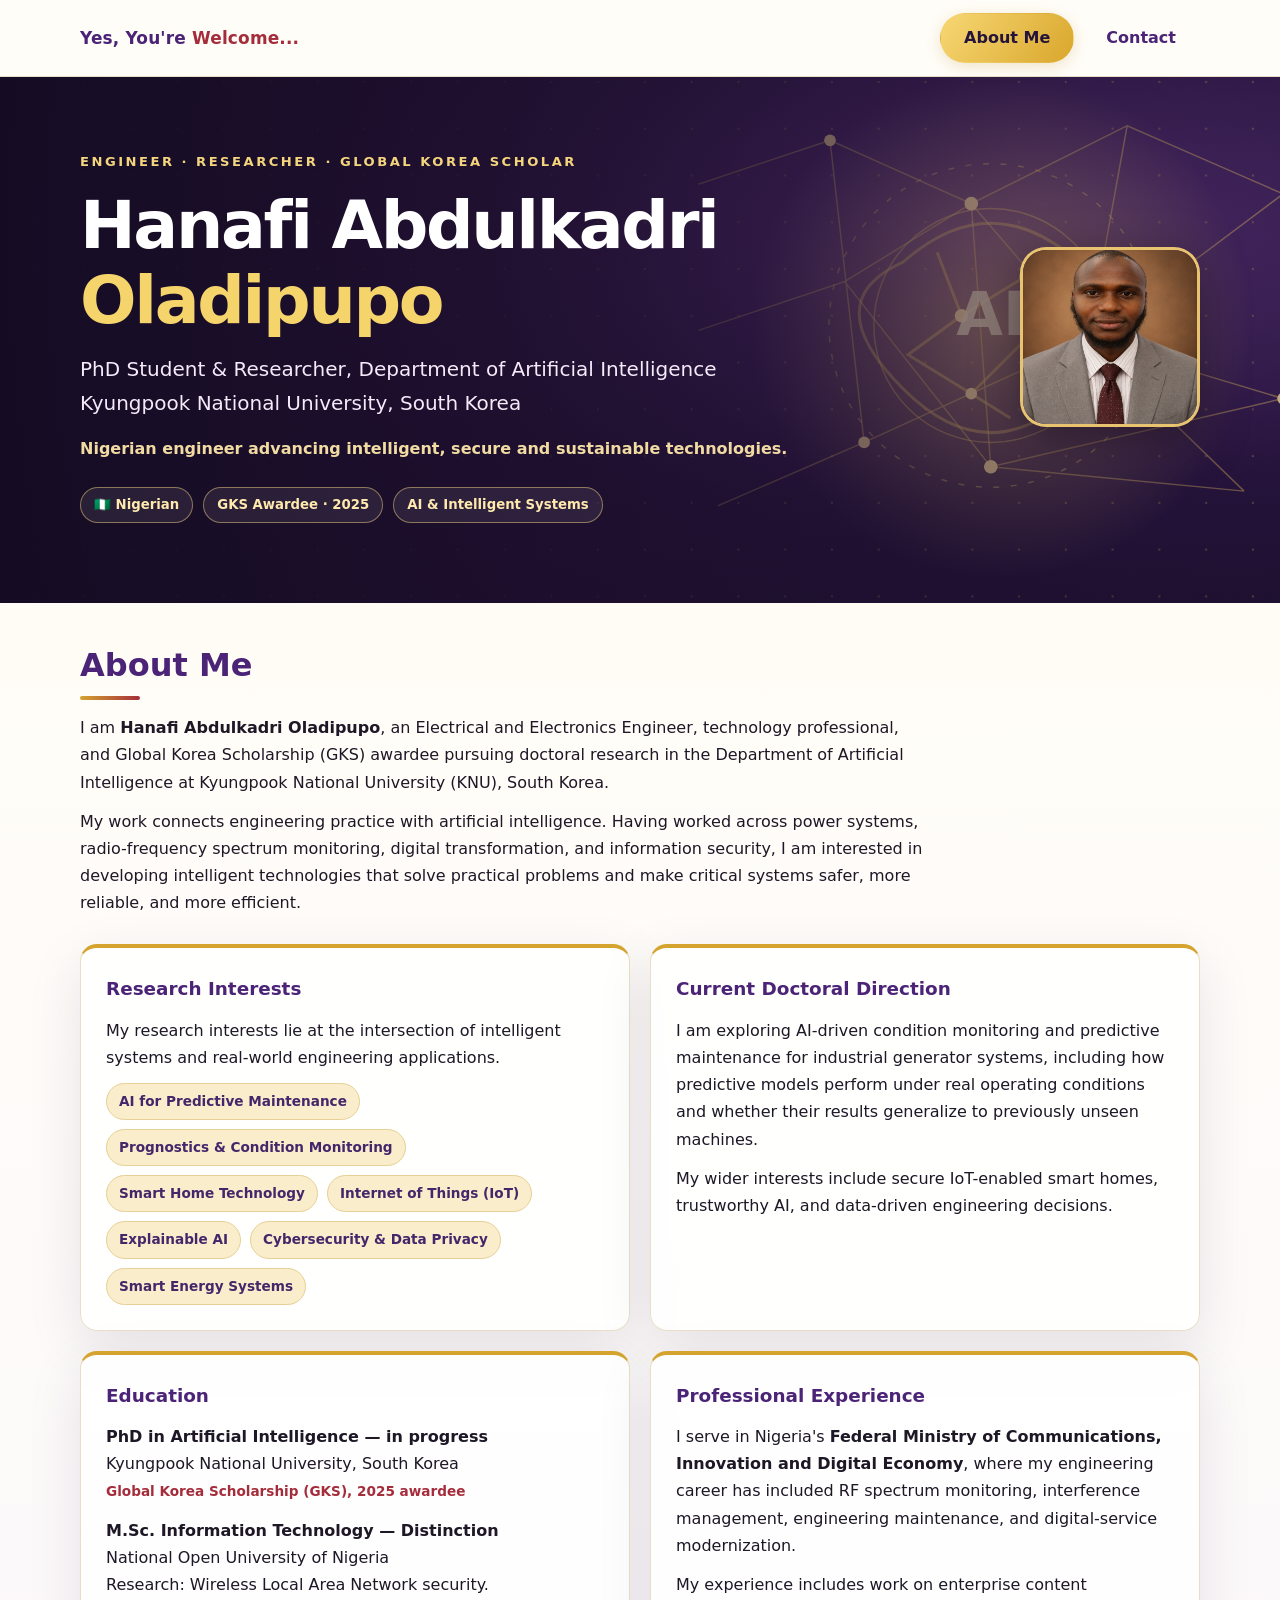
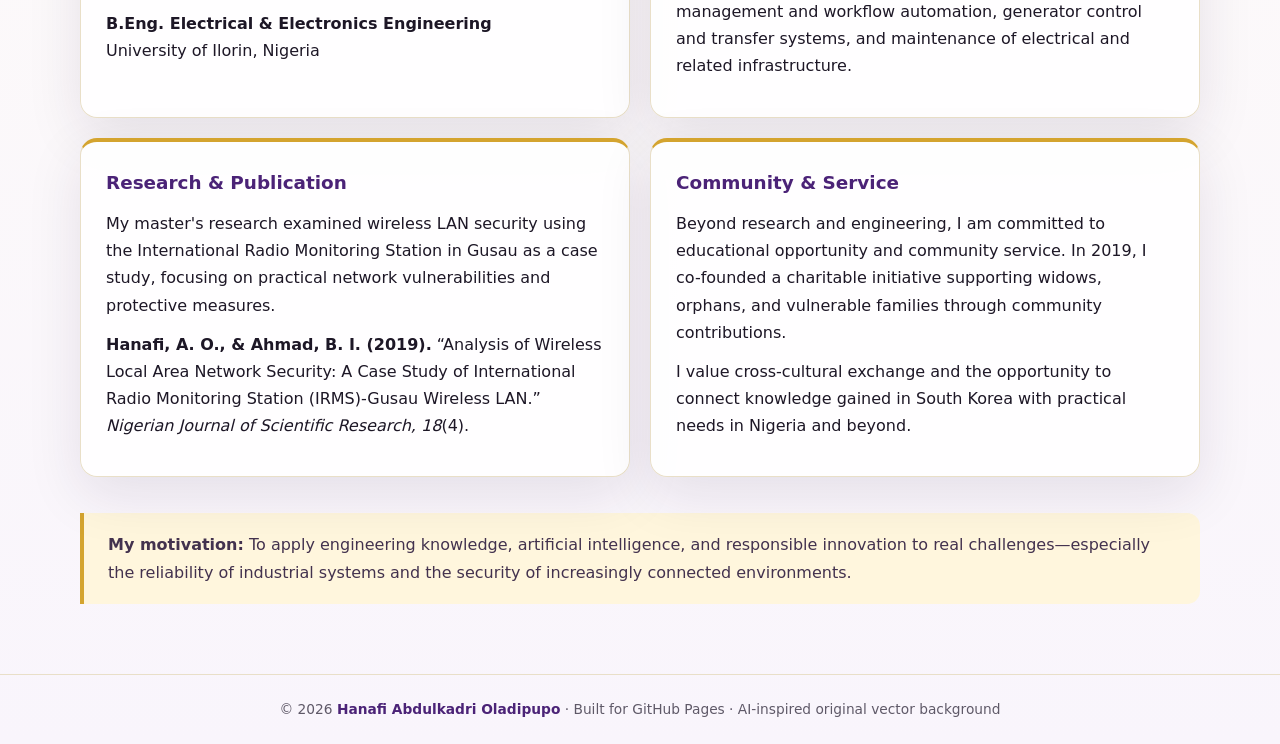
<file: index.html>
<!DOCTYPE html>
<html lang="en">
<head>
<meta charset="UTF-8">
<meta name="viewport" content="width=device-width, initial-scale=1">
<meta name="theme-color" content="#24143b">
<meta name="description" content="Hanafi Abdulkadri Oladipupo — A PhD researcher in Artificial Intelligence at Kyungpook National University, South Korea.">
<title>Hanafi Abdulkadri Oladipupo | AI Researcher & GKS Scholar</title>
<meta name="robots" content="index, follow, max-image-preview:large">
<meta name="referrer" content="strict-origin-when-cross-origin">
<link rel="canonical" href="https://hanafi2026.github.io/">
<meta property="og:type" content="profile">
<meta property="og:site_name" content="Hanafi Abdulkadri Oladipupo">
<meta property="og:title" content="Hanafi Abdulkadri Oladipupo | AI Researcher &amp; GKS Scholar">
<meta property="og:description" content="Nigerian GKS Scholar and PhD researcher in Artificial Intelligence at Kyungpook National University, South Korea.">
<meta property="og:url" content="https://hanafi2026.github.io/">
<meta property="og:image" content="https://hanafi2026.github.io/photo.png">
<meta name="twitter:card" content="summary">
<script type="application/ld+json">{"@context":"https://schema.org","@type":"Person","@id":"https://hanafi2026.github.io/#person","name":"Hanafi Abdulkadri Oladipupo","alternateName":["Abdulkadri Hanafi Oladipupo","Abdulkadri O. Hanafi"],"url":"https://hanafi2026.github.io/","image":"https://hanafi2026.github.io/photo.png","description":"Nigerian GKS scholar and PhD researcher in Artificial Intelligence at Kyungpook National University, South Korea.","nationality":{"@type":"Country","name":"Nigeria"},"affiliation":{"@type":"CollegeOrUniversity","name":"Kyungpook National University","url":"https://www.knu.ac.kr/"},"knowsAbout":["Artificial Intelligence","Predictive Maintenance","Prognostics","Internet of Things","Cybersecurity","Explainable AI"],"sameAs":["https://www.linkedin.com/in/abdulkadri-hanafi-283636173","https://github.com/hanafi2026"]}</script>
<style>
:root{--gold:#d4a42f;--gold-light:#fff0ba;--violet:#4b2377;--ink:#1d1726;--red:#a52d3b;--muted:#5f5968;--paper:#fffdf8;--line:#e9dfc8;--shadow:0 18px 55px rgba(36,20,59,.10)}
*{box-sizing:border-box}html{scroll-behavior:smooth}body{margin:0;background:linear-gradient(180deg,#fff9e9,#fffdf8 32%,#f9f5fc);color:var(--ink);font:16px/1.7 system-ui,-apple-system,"Segoe UI",sans-serif}a{color:var(--violet)}a:focus-visible,button:focus-visible{outline:3px solid var(--gold);outline-offset:4px}.wrap{width:min(1120px,calc(100% - 40px));margin:auto}.topbar{position:sticky;top:0;z-index:20;background:rgba(255,253,248,.96);backdrop-filter:blur(14px);border-bottom:1px solid var(--line)}.nav{display:flex;align-items:center;justify-content:space-between;gap:18px;min-height:76px}.brand{font-size:1.06rem;font-weight:850;letter-spacing:.01em;color:var(--violet);text-decoration:none}.brand span{color:var(--red)}.tabs{display:flex;gap:8px}.tab{font:inherit;font-weight:750;cursor:pointer;border:1px solid transparent;border-radius:999px;padding:10px 23px;color:var(--violet);background:transparent}.tab[aria-selected="true"]{color:#24143b;background:linear-gradient(125deg,#f7d774,#d9a72c);box-shadow:0 4px 15px rgba(181,126,18,.2)}
.hero{position:relative;overflow:hidden;min-height:490px;display:flex;align-items:center;background:radial-gradient(ellipse at 75% 30%,#5b337b 0%,#27143e 52%,#160e25 100%);color:#fff}.hero-art{position:absolute;inset:0;width:100%;height:100%;opacity:.85;pointer-events:none}.hero:after{content:"";position:absolute;inset:0;background:linear-gradient(90deg,rgba(21,12,35,.95) 0%,rgba(28,14,43,.85) 40%,rgba(25,13,40,.15) 100%)}.hero-inner{position:relative;z-index:1;padding:74px 0 80px;display:grid;grid-template-columns:1fr 180px;align-items:center;gap:38px}.eyebrow{font-size:.82rem;text-transform:uppercase;letter-spacing:.19em;color:#f4d57d;font-weight:800}.hero h1{font-size:clamp(2.2rem,5.2vw,4.5rem);line-height:1.12;letter-spacing:-.035em;margin:15px 0}.hero h1 em{font-style:normal;color:#f5d46c}.hero .lead{font-size:clamp(1.05rem,2vw,1.25rem);max-width:730px;color:#f5eaf9;margin:0}.hero .sublead{color:#f1dba3;font-weight:650;margin-top:15px}.portrait{width:180px;height:180px;border-radius:26px;border:3px solid rgba(250,213,115,.9);object-fit:cover;box-shadow:0 12px 45px #10071b88;background:#432661}.portrait-fallback{display:none;align-items:center;justify-content:center;font-size:3rem;font-weight:800;color:#f7d777}.badges{display:flex;gap:10px;flex-wrap:wrap;margin-top:24px}.badge{border:1px solid #eecf7e80;border-radius:999px;background:#ffffff14;padding:6px 13px;font-size:.83rem;font-weight:700;color:#ffe9ae}
main{padding:42px 0 70px}.panel[hidden]{display:none!important}.intro{max-width:850px;margin-bottom:28px}.section-title{color:var(--violet);font-size:clamp(1.5rem,3vw,2rem);line-height:1.25;margin:0 0 14px}.section-title:after{content:"";display:block;width:60px;height:4px;background:linear-gradient(90deg,var(--gold),var(--red));margin-top:11px;border-radius:4px}.intro p,.card p{margin:0 0 12px}.cards{display:grid;grid-template-columns:repeat(2,minmax(0,1fr));gap:20px;margin:25px 0 36px}.card{background:rgba(255,255,255,.92);border:1px solid var(--line);border-top:4px solid var(--gold);border-radius:17px;padding:25px;box-shadow:var(--shadow)}.card h3{margin:0 0 12px;color:var(--violet);font-size:1.15rem}.card .meta{font-size:.85rem;font-weight:750;color:var(--red)}.card ul{padding-left:20px;margin:8px 0 0}.card li{margin:7px 0}.full{grid-column:1/-1}.chip-row{display:flex;gap:9px;flex-wrap:wrap}.chip{background:#f9edcc;color:#44276a;border:1px solid #e7d095;border-radius:999px;padding:6px 12px;font-size:.85rem;font-weight:650}.quote{border-left:4px solid var(--gold);padding:18px 24px;background:#fff6dd;border-radius:0 13px 13px 0;color:#43324e}.contact-grid{display:grid;grid-template-columns:1.1fr .9fr;gap:22px;margin-top:24px}.contact-link{display:block;padding:16px 18px;border:1px solid var(--line);border-radius:12px;background:#fffdf9;text-decoration:none;margin:12px 0;overflow-wrap:anywhere}.contact-link strong{display:block;color:var(--violet)}.contact-link span{color:var(--muted);font-size:.93rem}.contact-link:hover{border-color:var(--gold);background:#fff8e7}.small-note{font-size:.9rem;color:var(--muted)}footer{border-top:1px solid var(--line);padding:23px 0;text-align:center;color:var(--muted);font-size:.86rem}footer strong{color:var(--violet)}
@media(max-width:740px){.nav{min-height:70px}.brand{font-size:.9rem}.tab{padding:8px 13px;font-size:.9rem}.hero-inner{grid-template-columns:1fr;padding:55px 0 62px}.portrait{grid-row:1;width:124px;height:124px}.hero:after{background:linear-gradient(90deg,rgba(21,12,35,.94),rgba(25,13,40,.64))}.cards,.contact-grid{grid-template-columns:1fr}.full{grid-column:auto}.card{padding:20px}.hero{min-height:0}}@media(prefers-reduced-motion:reduce){html{scroll-behavior:auto}}
</style>
</head>
<body>
<header class="topbar"><nav class="nav wrap" aria-label="Main navigation"><a class="brand" href="#about">Yes, You're <span>Welcome...</span></a><div class="tabs" role="tablist" aria-label="Website sections"><button id="tab-about" class="tab" type="button" role="tab" aria-controls="about" aria-selected="true">About Me</button><button id="tab-contact" class="tab" type="button" role="tab" aria-controls="contact" aria-selected="false" tabindex="-1">Contact</button></div></nav></header>
<section class="hero" aria-label="Introduction">
<svg class="hero-art" viewBox="0 0 1440 540" preserveAspectRatio="xMidYMid slice" aria-hidden="true" xmlns="http://www.w3.org/2000/svg"><defs><radialGradient id="glow"><stop stop-color="#f9d26b" stop-opacity=".55"/><stop offset="1" stop-color="#f9d26b" stop-opacity="0"/></radialGradient><pattern id="dots" width="48" height="48" patternUnits="userSpaceOnUse"><circle cx="5" cy="5" r="1.2" fill="#e9bb58" opacity=".35"/></pattern></defs><rect width="1440" height="540" fill="url(#dots)"/><circle cx="1090" cy="255" r="260" fill="url(#glow)"/><g stroke="#f2c966" stroke-opacity=".5" fill="none" stroke-width="1.5"><path d="M780 110L915 65 1060 130 1220 50 1380 120M780 260L930 210 1060 130 1180 270 1380 120M800 440L950 375 1180 270 1340 425M915 65L950 375M1060 130L1080 400 1340 425M1220 50L1180 270 1380 330M930 210L1080 400 1380 330"/><circle cx="1080" cy="255" r="166" stroke-dasharray="6 12"/><circle cx="1080" cy="255" r="120"/><path d="M990 190Q1080 110 1170 190T1170 320Q1080 410 990 320T990 190Z" stroke-width="3"/><path d="M1025 180L1050 245 995 285 1060 325 1120 265 1170 290M1050 245L1115 205 1170 230M1060 325L1100 350" stroke-width="3"/></g><g fill="#ffe29a"><circle cx="915" cy="65" r="6"/><circle cx="1060" cy="130" r="7"/><circle cx="1180" cy="270" r="8"/><circle cx="950" cy="375" r="6"/><circle cx="1080" cy="400" r="7"/><circle cx="1380" cy="330" r="6"/><circle cx="1050" cy="245" r="7"/><circle cx="1115" cy="205" r="6"/><circle cx="1060" cy="325" r="6"/></g><text x="1080" y="265" text-anchor="middle" font-family="system-ui,sans-serif" font-size="62" font-weight="800" fill="#fff1bf" opacity=".8">AI</text></svg>
<div class="wrap hero-inner"><div><div class="eyebrow">Engineer · Researcher · Global Korea Scholar</div><h1>Hanafi Abdulkadri <em>Oladipupo</em></h1><p class="lead">PhD Student &amp; Researcher, Department of Artificial Intelligence<br>Kyungpook National University, South Korea</p><p class="sublead">Nigerian engineer advancing intelligent, secure and sustainable technologies.</p><div class="badges"><span class="badge">🇳🇬 Nigerian</span><span class="badge">GKS Awardee · 2025</span><span class="badge">AI &amp; Intelligent Systems</span></div></div><img class="portrait" src="photo.png" alt="Portrait of Hanafi Abdulkadri Oladipupo" onerror="this.style.display='none';this.nextElementSibling.style.display='flex'"><div class="portrait portrait-fallback" aria-label="Portrait placeholder">HA</div></div></section>
<main class="wrap">
<section id="about" class="panel" role="tabpanel" aria-labelledby="tab-about" tabindex="0">
<div class="intro"><h2 class="section-title">About Me</h2><p>I am <strong>Hanafi Abdulkadri Oladipupo</strong>, an Electrical and Electronics Engineer, technology professional, and Global Korea Scholarship (GKS) awardee pursuing doctoral research in the Department of Artificial Intelligence at Kyungpook National University (KNU), South Korea.</p><p>My work connects engineering practice with artificial intelligence. Having worked across power systems, radio-frequency spectrum monitoring, digital transformation, and information security, I am interested in developing intelligent technologies that solve practical problems and make critical systems safer, more reliable, and more efficient.</p></div>
<div class="cards">
<article class="card"><h3>Research Interests</h3><p>My research interests lie at the intersection of intelligent systems and real-world engineering applications.</p><div class="chip-row"><span class="chip">AI for Predictive Maintenance</span><span class="chip">Prognostics &amp; Condition Monitoring</span><span class="chip">Smart Home Technology</span><span class="chip">Internet of Things (IoT)</span><span class="chip">Explainable AI</span><span class="chip">Cybersecurity &amp; Data Privacy</span><span class="chip">Smart Energy Systems</span></div></article>
<article class="card"><h3>Current Doctoral Direction</h3><p>I am exploring AI-driven condition monitoring and predictive maintenance for industrial generator systems, including how predictive models perform under real operating conditions and whether their results generalize to previously unseen machines.</p><p>My wider interests include secure IoT-enabled smart homes, trustworthy AI, and data-driven engineering decisions.</p></article>
<article class="card"><h3>Education</h3><p><strong>PhD in Artificial Intelligence — in progress</strong><br>Kyungpook National University, South Korea<br><span class="meta">Global Korea Scholarship (GKS), 2025 awardee</span></p><p><strong>M.Sc. Information Technology — Distinction</strong><br>National Open University of Nigeria<br>Research: Wireless Local Area Network security.</p><p><strong>B.Eng. Electrical &amp; Electronics Engineering</strong><br>University of Ilorin, Nigeria</p></article>
<article class="card"><h3>Professional Experience</h3><p>I serve in Nigeria's <strong>Federal Ministry of Communications, Innovation and Digital Economy</strong>, where my engineering career has included RF spectrum monitoring, interference management, engineering maintenance, and digital-service modernization.</p><p>My experience includes work on enterprise content management and workflow automation, generator control and transfer systems, and maintenance of electrical and related infrastructure.</p></article>
<article class="card"><h3>Research &amp; Publication</h3><p>My master's research examined wireless LAN security using the International Radio Monitoring Station in Gusau as a case study, focusing on practical network vulnerabilities and protective measures.</p><p><strong>Hanafi, A. O., &amp; Ahmad, B. I. (2019).</strong> “Analysis of Wireless Local Area Network Security: A Case Study of International Radio Monitoring Station (IRMS)-Gusau Wireless LAN.” <em>Nigerian Journal of Scientific Research, 18</em>(4).</p></article>
<article class="card"><h3>Community &amp; Service</h3><p>Beyond research and engineering, I am committed to educational opportunity and community service. In 2019, I co-founded a charitable initiative supporting widows, orphans, and vulnerable families through community contributions.</p><p>I value cross-cultural exchange and the opportunity to connect knowledge gained in South Korea with practical needs in Nigeria and beyond.</p></article>
</div>
<div class="quote"><strong>My motivation:</strong> To apply engineering knowledge, artificial intelligence, and responsible innovation to real challenges—especially the reliability of industrial systems and the security of increasingly connected environments.</div>
</section>
<section id="contact" class="panel" role="tabpanel" aria-labelledby="tab-contact" tabindex="0" hidden>
<div class="intro"><h2 class="section-title">Contact</h2><p>I welcome academic discussions, research collaborations, professional connections, and opportunities to exchange ideas in artificial intelligence, intelligent maintenance, IoT, and cybersecurity.</p></div>
<div class="contact-grid"><article class="card"><h3>Get in Touch</h3><a class="contact-link" href="mailto:hanafiabdulkadri@gmail.com"><strong>Email</strong><span>hanafiabdulkadri@gmail.com</span></a><a class="contact-link" href="https://www.linkedin.com/in/abdulkadri-hanafi-283636173" target="_blank" rel="noopener noreferrer"><strong>LinkedIn</strong><span>Professional profile ↗</span></a><a class="contact-link" href="https://github.com/hanafi2026" target="_blank" rel="noopener noreferrer"><strong>GitHub</strong><span>github.com/hanafi2026 ↗</span></a></article><article class="card"><h3>Academic &amp; Professional Affiliation</h3><p><strong>Department of Artificial Intelligence</strong><br>Kyungpook National University (KNU)<br>Daegu, Republic of Korea</p><p><strong>Scholarship:</strong> Global Korea Scholarship (GKS)</p><p><strong>Nationality:</strong> Nigerian 🇳🇬</p><p><strong>Professional affiliation:</strong><br>Federal Ministry of Communications, Innovation and Digital Economy, Nigeria</p><p class="small-note">For research or professional enquiries, email is the preferred contact method.</p></article></div>
</section>
</main>
<footer><div class="wrap">© <span id="year">2026</span> <strong>Hanafi Abdulkadri Oladipupo</strong> · Built for GitHub Pages · AI-inspired original vector background</div></footer>
<script>
(()=>{const names=['about','contact'];const buttons=Object.fromEntries(names.map(n=>[n,document.getElementById('tab-'+n)]));const panels=Object.fromEntries(names.map(n=>[n,document.getElementById(n)]));function show(name,updateHash=true){if(!names.includes(name))name='about';names.forEach(n=>{const active=n===name;buttons[n].setAttribute('aria-selected',String(active));buttons[n].tabIndex=active?0:-1;panels[n].hidden=!active});if(updateHash)history.replaceState(null,'','#'+name);/* Keep descriptive SEO title stable */}names.forEach(n=>{buttons[n].addEventListener('click',()=>show(n));buttons[n].addEventListener('keydown',e=>{if(e.key==='ArrowRight'||e.key==='ArrowLeft'){e.preventDefault();const next=names[(names.indexOf(n)+(e.key==='ArrowRight'?1:names.length-1))%names.length];buttons[next].focus();show(next)}})});window.addEventListener('hashchange',()=>show(location.hash.slice(1),false));show(location.hash.slice(1),false);document.getElementById('year').textContent=new Date().getFullYear()})();
</script>
</body>
</html>
</file>
